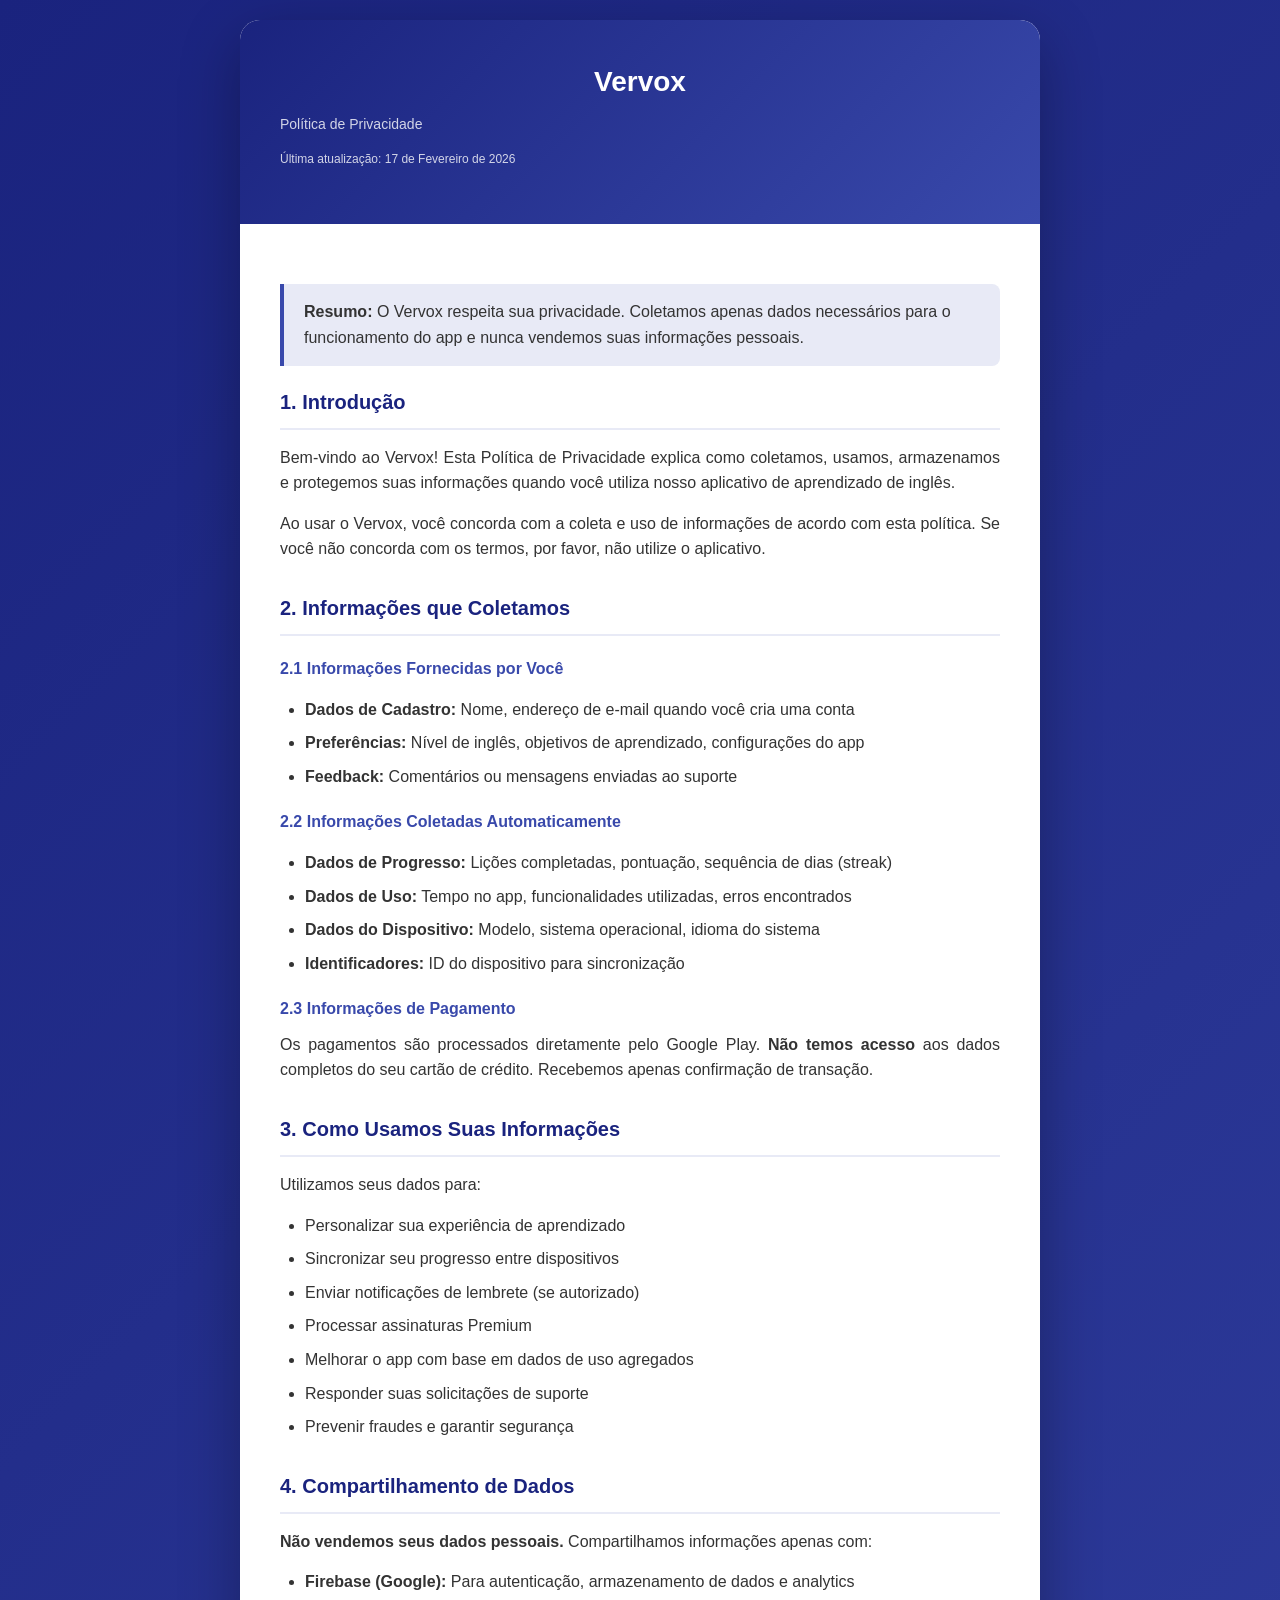
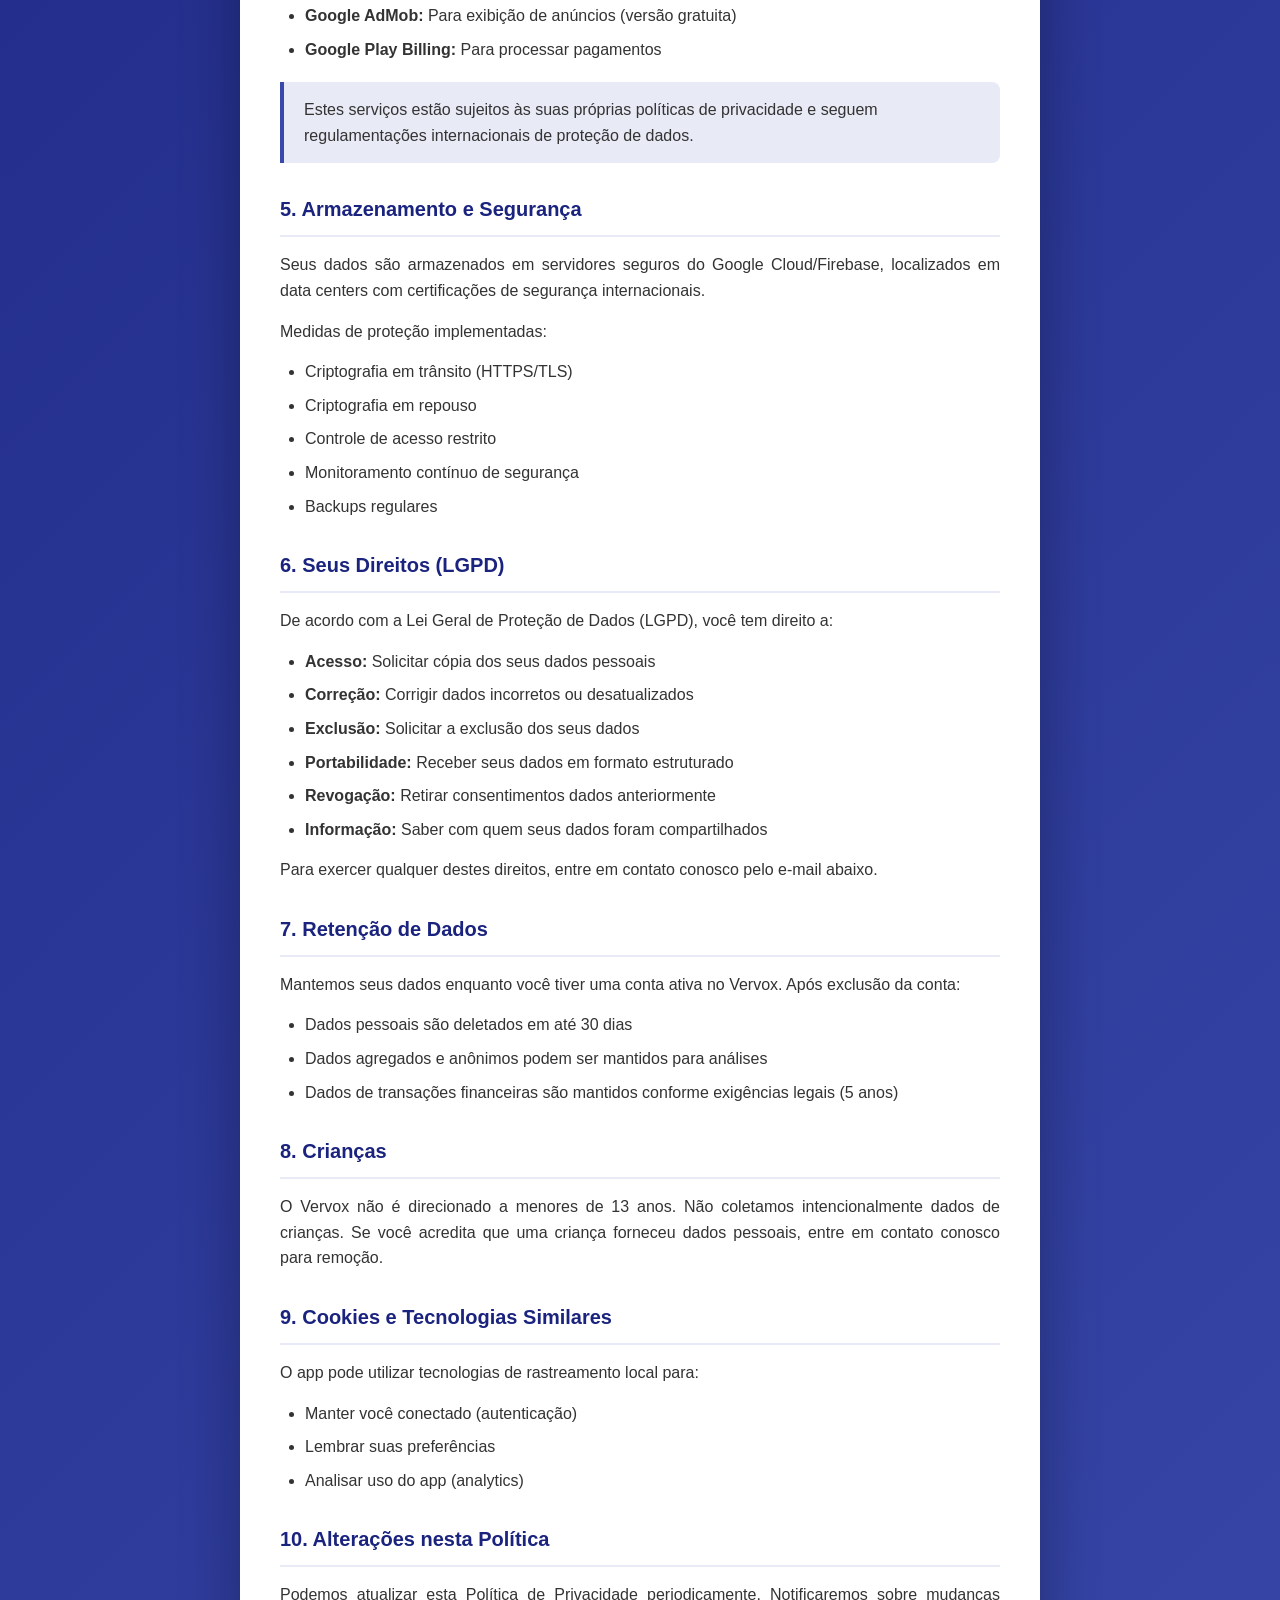
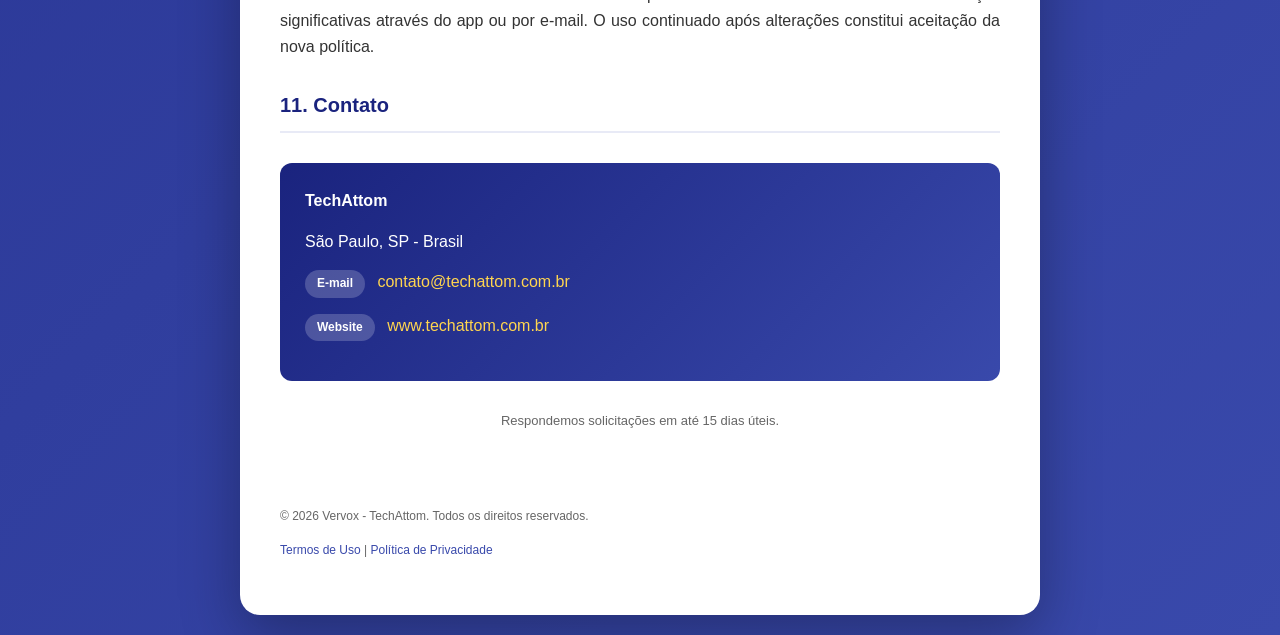
<file: privacy-policy.html>
<!DOCTYPE html>
<html lang="pt-BR">
<head>
    <meta charset="UTF-8">
    <meta name="viewport" content="width=device-width, initial-scale=1.0">
    <title>Política de Privacidade - Vervox</title>
    <style>
        * {
            margin: 0;
            padding: 0;
            box-sizing: border-box;
        }

        body {
            font-family: -apple-system, BlinkMacSystemFont, 'Segoe UI', Roboto, Oxygen, Ubuntu, sans-serif;
            line-height: 1.6;
            color: #333;
            background: linear-gradient(135deg, #1a237e 0%, #3949ab 100%);
            min-height: 100vh;
            padding: 20px;
        }

        .container {
            max-width: 800px;
            margin: 0 auto;
            background: white;
            border-radius: 20px;
            box-shadow: 0 20px 60px rgba(0,0,0,0.3);
            overflow: hidden;
        }

        header {
            background: linear-gradient(135deg, #1a237e 0%, #3949ab 100%);
            color: white;
            padding: 40px;
            text-align: center;
        }

        header img {
            width: 80px;
            height: 80px;
            border-radius: 16px;
            margin-bottom: 16px;
        }

        header h1 {
            font-size: 28px;
            margin-bottom: 8px;
        }

        header p {
            opacity: 0.8;
            font-size: 14px;
        }

        .content {
            padding: 40px;
        }

        h2 {
            color: #1a237e;
            font-size: 20px;
            margin: 30px 0 15px 0;
            padding-bottom: 10px;
            border-bottom: 2px solid #e8eaf6;
        }

        h2:first-of-type {
            margin-top: 0;
        }

        h3 {
            color: #3949ab;
            font-size: 16px;
            margin: 20px 0 10px 0;
        }

        p {
            margin-bottom: 15px;
            text-align: justify;
        }

        ul {
            margin: 15px 0;
            padding-left: 25px;
        }

        li {
            margin-bottom: 8px;
        }

        .highlight-box {
            background: #e8eaf6;
            border-left: 4px solid #3949ab;
            padding: 15px 20px;
            margin: 20px 0;
            border-radius: 0 8px 8px 0;
        }

        .contact-box {
            background: linear-gradient(135deg, #1a237e 0%, #3949ab 100%);
            color: white;
            padding: 25px;
            border-radius: 12px;
            margin: 30px 0;
            text-align: center;
        }

        .contact-box a {
            color: #ffd54f;
            text-decoration: none;
        }

        .contact-box a:hover {
            text-decoration: underline;
        }

        footer {
            text-align: center;
            padding: 20px 40px 40px;
            color: #666;
            font-size: 12px;
        }

        .badge {
            display: inline-block;
            background: #e8eaf6;
            color: #1a237e;
            padding: 4px 12px;
            border-radius: 20px;
            font-size: 12px;
            font-weight: bold;
            margin-right: 8px;
        }

        @media (max-width: 600px) {
            body {
                padding: 10px;
            }

            header {
                padding: 30px 20px;
            }

            .content {
                padding: 25px;
            }

            h1 {
                font-size: 24px;
            }
        }
    </style>
</head>
<body>
    <div class="container">
        <header>
            <h1>Vervox</h1>
            <p>Política de Privacidade</p>
            <p style="margin-top: 10px; font-size: 12px;">Última atualização: 17 de Fevereiro de 2026</p>
        </header>

        <div class="content">
            <div class="highlight-box">
                <strong>Resumo:</strong> O Vervox respeita sua privacidade. Coletamos apenas dados necessários para o funcionamento do app e nunca vendemos suas informações pessoais.
            </div>

            <h2>1. Introdução</h2>
            <p>
                Bem-vindo ao Vervox! Esta Política de Privacidade explica como coletamos, usamos, armazenamos e protegemos suas informações quando você utiliza nosso aplicativo de aprendizado de inglês.
            </p>
            <p>
                Ao usar o Vervox, você concorda com a coleta e uso de informações de acordo com esta política. Se você não concorda com os termos, por favor, não utilize o aplicativo.
            </p>

            <h2>2. Informações que Coletamos</h2>

            <h3>2.1 Informações Fornecidas por Você</h3>
            <ul>
                <li><strong>Dados de Cadastro:</strong> Nome, endereço de e-mail quando você cria uma conta</li>
                <li><strong>Preferências:</strong> Nível de inglês, objetivos de aprendizado, configurações do app</li>
                <li><strong>Feedback:</strong> Comentários ou mensagens enviadas ao suporte</li>
            </ul>

            <h3>2.2 Informações Coletadas Automaticamente</h3>
            <ul>
                <li><strong>Dados de Progresso:</strong> Lições completadas, pontuação, sequência de dias (streak)</li>
                <li><strong>Dados de Uso:</strong> Tempo no app, funcionalidades utilizadas, erros encontrados</li>
                <li><strong>Dados do Dispositivo:</strong> Modelo, sistema operacional, idioma do sistema</li>
                <li><strong>Identificadores:</strong> ID do dispositivo para sincronização</li>
            </ul>

            <h3>2.3 Informações de Pagamento</h3>
            <p>
                Os pagamentos são processados diretamente pelo Google Play. <strong>Não temos acesso</strong> aos dados completos do seu cartão de crédito. Recebemos apenas confirmação de transação.
            </p>

            <h2>3. Como Usamos Suas Informações</h2>
            <p>Utilizamos seus dados para:</p>
            <ul>
                <li>Personalizar sua experiência de aprendizado</li>
                <li>Sincronizar seu progresso entre dispositivos</li>
                <li>Enviar notificações de lembrete (se autorizado)</li>
                <li>Processar assinaturas Premium</li>
                <li>Melhorar o app com base em dados de uso agregados</li>
                <li>Responder suas solicitações de suporte</li>
                <li>Prevenir fraudes e garantir segurança</li>
            </ul>

            <h2>4. Compartilhamento de Dados</h2>
            <p><strong>Não vendemos seus dados pessoais.</strong> Compartilhamos informações apenas com:</p>

            <ul>
                <li><strong>Firebase (Google):</strong> Para autenticação, armazenamento de dados e analytics</li>
                <li><strong>Google AdMob:</strong> Para exibição de anúncios (versão gratuita)</li>
                <li><strong>Google Play Billing:</strong> Para processar pagamentos</li>
            </ul>

            <div class="highlight-box">
                Estes serviços estão sujeitos às suas próprias políticas de privacidade e seguem regulamentações internacionais de proteção de dados.
            </div>

            <h2>5. Armazenamento e Segurança</h2>
            <p>
                Seus dados são armazenados em servidores seguros do Google Cloud/Firebase, localizados em data centers com certificações de segurança internacionais.
            </p>
            <p>Medidas de proteção implementadas:</p>
            <ul>
                <li>Criptografia em trânsito (HTTPS/TLS)</li>
                <li>Criptografia em repouso</li>
                <li>Controle de acesso restrito</li>
                <li>Monitoramento contínuo de segurança</li>
                <li>Backups regulares</li>
            </ul>

            <h2>6. Seus Direitos (LGPD)</h2>
            <p>De acordo com a Lei Geral de Proteção de Dados (LGPD), você tem direito a:</p>
            <ul>
                <li><strong>Acesso:</strong> Solicitar cópia dos seus dados pessoais</li>
                <li><strong>Correção:</strong> Corrigir dados incorretos ou desatualizados</li>
                <li><strong>Exclusão:</strong> Solicitar a exclusão dos seus dados</li>
                <li><strong>Portabilidade:</strong> Receber seus dados em formato estruturado</li>
                <li><strong>Revogação:</strong> Retirar consentimentos dados anteriormente</li>
                <li><strong>Informação:</strong> Saber com quem seus dados foram compartilhados</li>
            </ul>
            <p>
                Para exercer qualquer destes direitos, entre em contato conosco pelo e-mail abaixo.
            </p>

            <h2>7. Retenção de Dados</h2>
            <p>
                Mantemos seus dados enquanto você tiver uma conta ativa no Vervox. Após exclusão da conta:
            </p>
            <ul>
                <li>Dados pessoais são deletados em até 30 dias</li>
                <li>Dados agregados e anônimos podem ser mantidos para análises</li>
                <li>Dados de transações financeiras são mantidos conforme exigências legais (5 anos)</li>
            </ul>

            <h2>8. Crianças</h2>
            <p>
                O Vervox não é direcionado a menores de 13 anos. Não coletamos intencionalmente dados de crianças. Se você acredita que uma criança forneceu dados pessoais, entre em contato conosco para remoção.
            </p>

            <h2>9. Cookies e Tecnologias Similares</h2>
            <p>
                O app pode utilizar tecnologias de rastreamento local para:
            </p>
            <ul>
                <li>Manter você conectado (autenticação)</li>
                <li>Lembrar suas preferências</li>
                <li>Analisar uso do app (analytics)</li>
            </ul>

            <h2>10. Alterações nesta Política</h2>
            <p>
                Podemos atualizar esta Política de Privacidade periodicamente. Notificaremos sobre mudanças significativas através do app ou por e-mail. O uso continuado após alterações constitui aceitação da nova política.
            </p>

            <h2>11. Contato</h2>
            <div class="contact-box">
                <p><strong>TechAttom</strong></p>
                <p>São Paulo, SP - Brasil</p>
                <p style="margin-top: 15px;">
                    <span class="badge" style="background: rgba(255,255,255,0.2); color: white;">E-mail</span>
                    <a href="mailto:contato@techattom.com.br">contato@techattom.com.br</a>
                </p>
                <p style="margin-top: 10px;">
                    <span class="badge" style="background: rgba(255,255,255,0.2); color: white;">Website</span>
                    <a href="https://www.techattom.com.br">www.techattom.com.br</a>
                </p>
            </div>

            <p style="text-align: center; color: #666; font-size: 13px;">
                Respondemos solicitações em até 15 dias úteis.
            </p>
        </div>

        <footer>
            <p>&copy; 2026 Vervox - TechAttom. Todos os direitos reservados.</p>
            <p style="margin-top: 5px;">
                <a href="#" style="color: #3949ab; text-decoration: none;">Termos de Uso</a> |
                <a href="#" style="color: #3949ab; text-decoration: none;">Política de Privacidade</a>
            </p>
        </footer>
    </div>
</body>
</html>
</file>
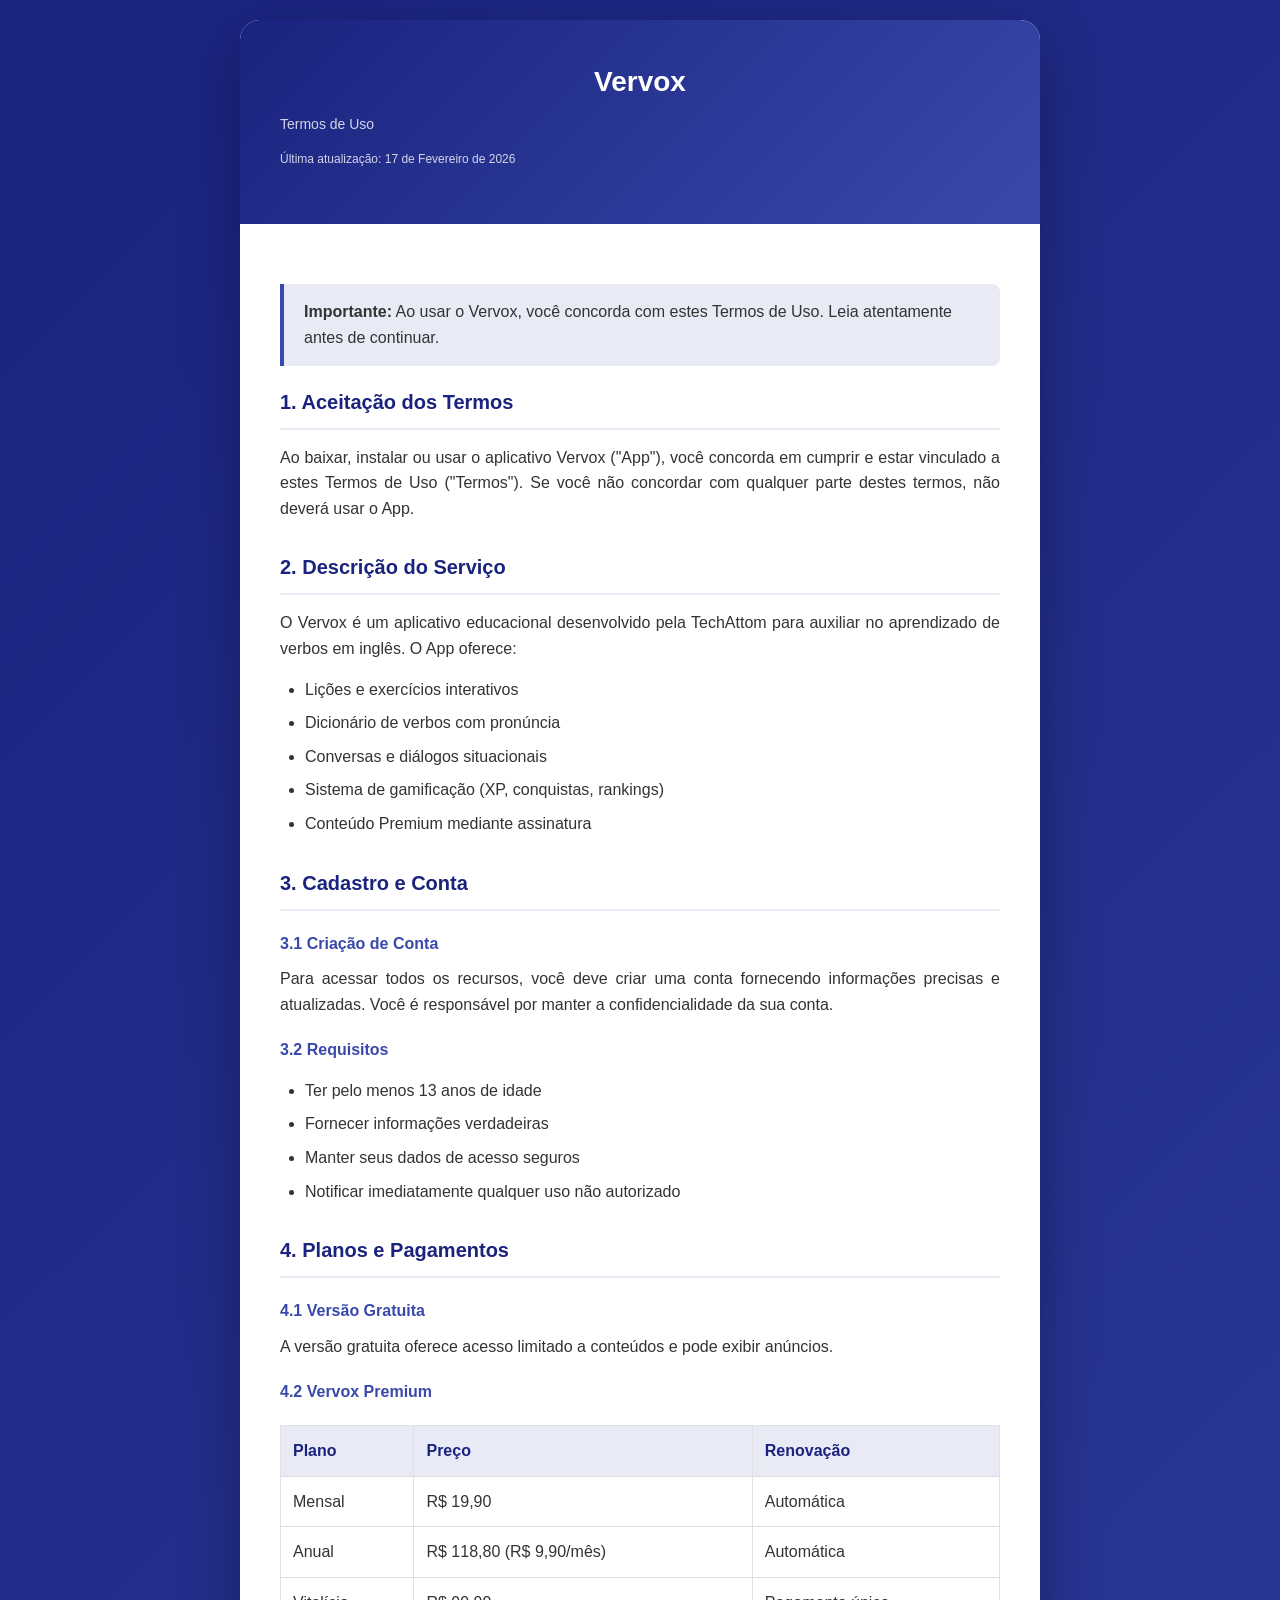
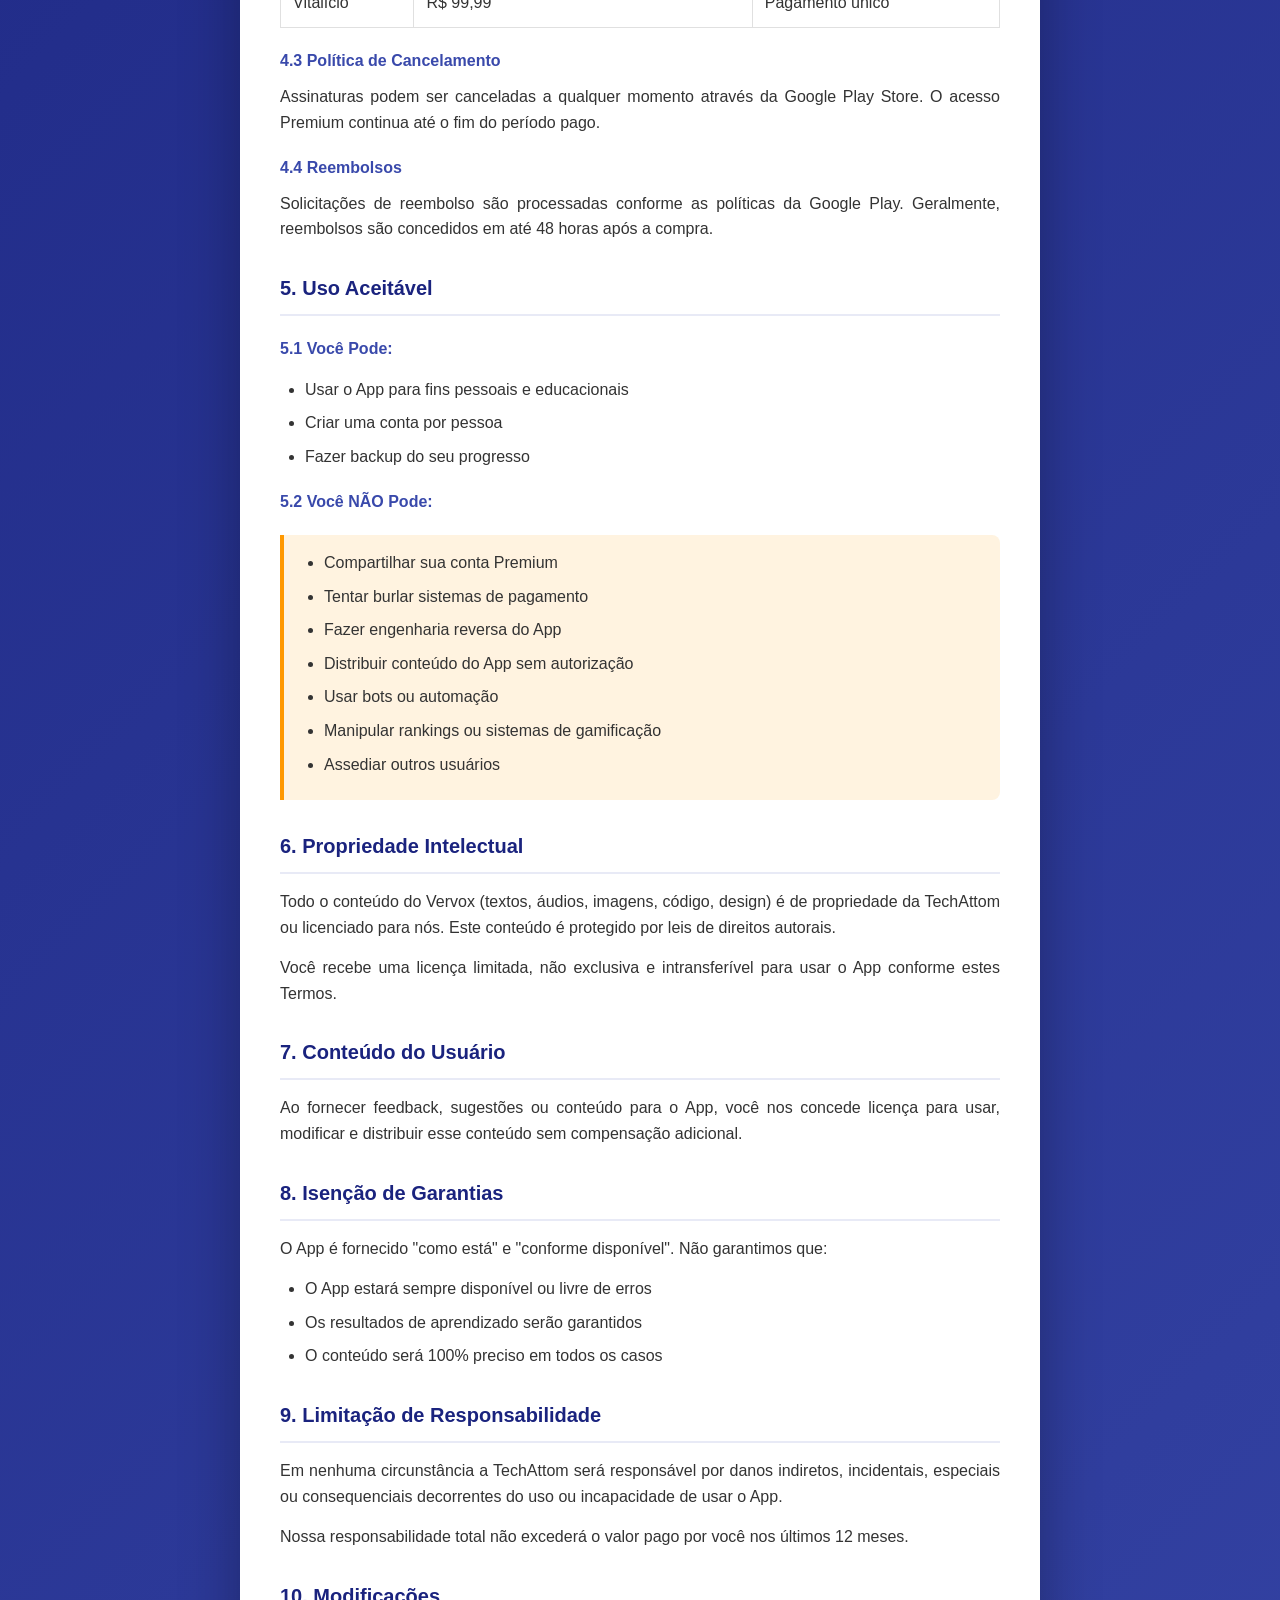
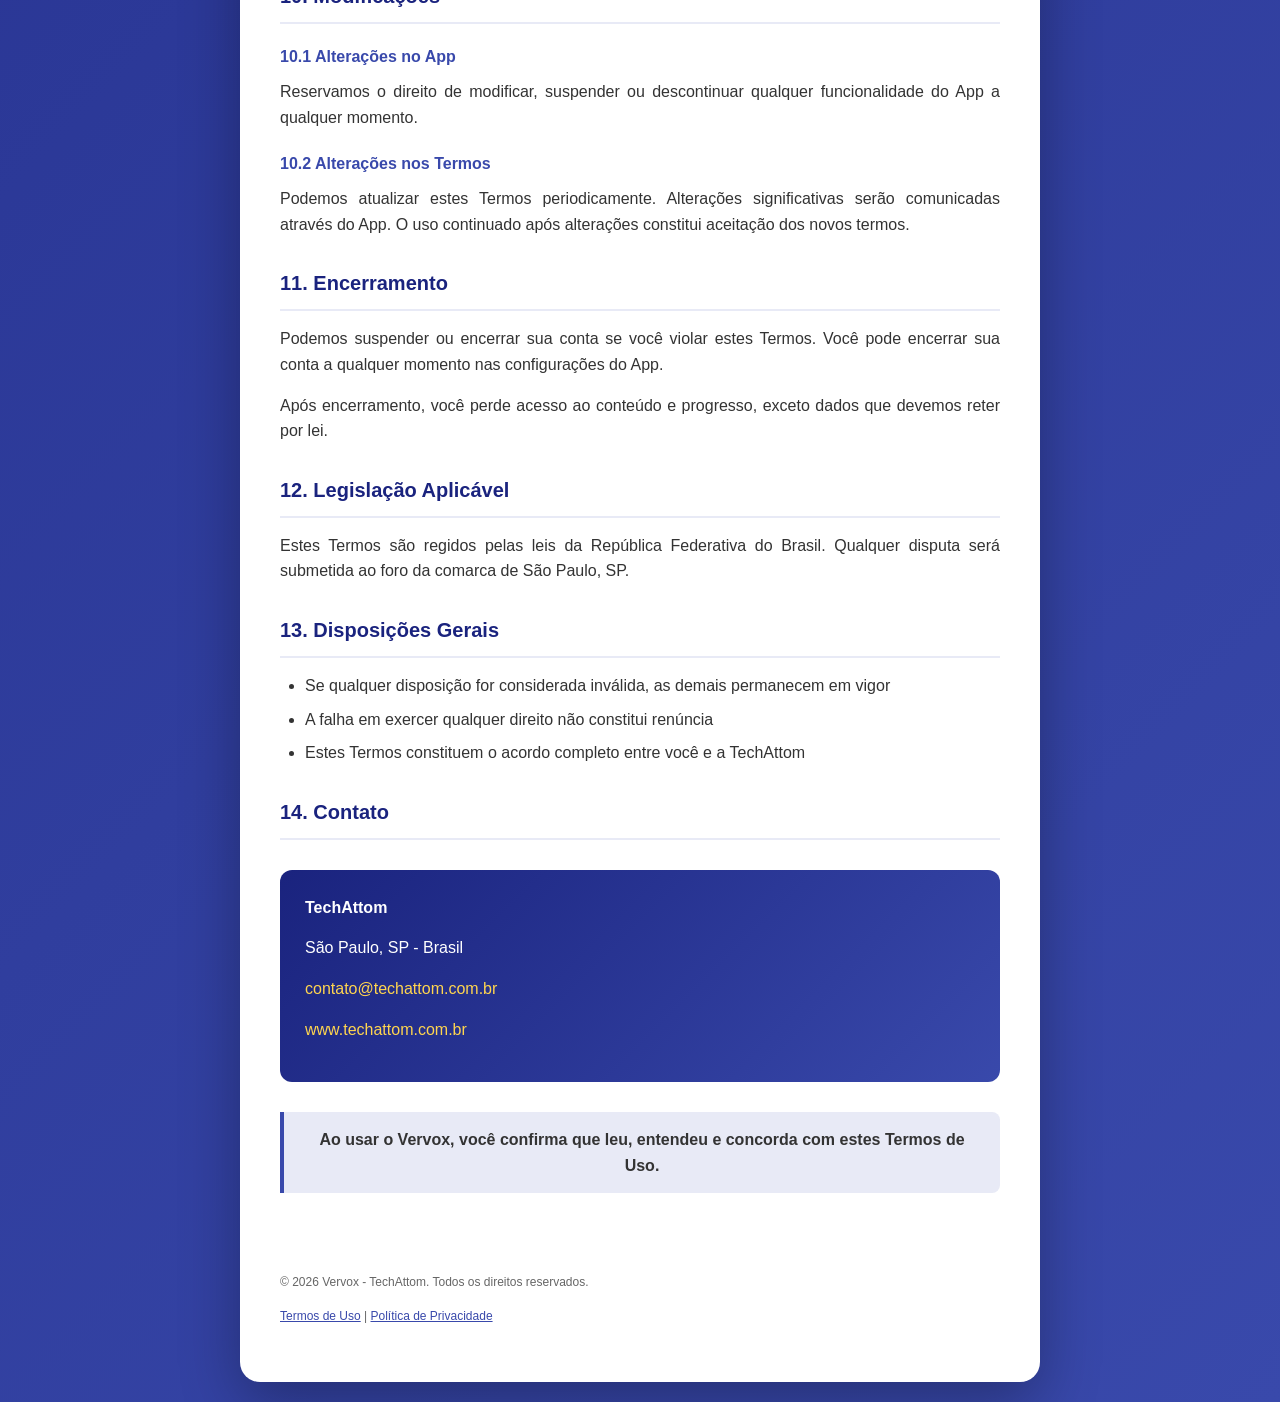
<file: terms-of-use.html>
<!DOCTYPE html>
<html lang="pt-BR">
<head>
    <meta charset="UTF-8">
    <meta name="viewport" content="width=device-width, initial-scale=1.0">
    <title>Termos de Uso - Vervox</title>
    <style>
        * {
            margin: 0;
            padding: 0;
            box-sizing: border-box;
        }

        body {
            font-family: -apple-system, BlinkMacSystemFont, 'Segoe UI', Roboto, Oxygen, Ubuntu, sans-serif;
            line-height: 1.6;
            color: #333;
            background: linear-gradient(135deg, #1a237e 0%, #3949ab 100%);
            min-height: 100vh;
            padding: 20px;
        }

        .container {
            max-width: 800px;
            margin: 0 auto;
            background: white;
            border-radius: 20px;
            box-shadow: 0 20px 60px rgba(0,0,0,0.3);
            overflow: hidden;
        }

        header {
            background: linear-gradient(135deg, #1a237e 0%, #3949ab 100%);
            color: white;
            padding: 40px;
            text-align: center;
        }

        header h1 {
            font-size: 28px;
            margin-bottom: 8px;
        }

        header p {
            opacity: 0.8;
            font-size: 14px;
        }

        .content {
            padding: 40px;
        }

        h2 {
            color: #1a237e;
            font-size: 20px;
            margin: 30px 0 15px 0;
            padding-bottom: 10px;
            border-bottom: 2px solid #e8eaf6;
        }

        h2:first-of-type {
            margin-top: 0;
        }

        h3 {
            color: #3949ab;
            font-size: 16px;
            margin: 20px 0 10px 0;
        }

        p {
            margin-bottom: 15px;
            text-align: justify;
        }

        ul, ol {
            margin: 15px 0;
            padding-left: 25px;
        }

        li {
            margin-bottom: 8px;
        }

        .highlight-box {
            background: #e8eaf6;
            border-left: 4px solid #3949ab;
            padding: 15px 20px;
            margin: 20px 0;
            border-radius: 0 8px 8px 0;
        }

        .warning-box {
            background: #fff3e0;
            border-left: 4px solid #ff9800;
            padding: 15px 20px;
            margin: 20px 0;
            border-radius: 0 8px 8px 0;
        }

        .contact-box {
            background: linear-gradient(135deg, #1a237e 0%, #3949ab 100%);
            color: white;
            padding: 25px;
            border-radius: 12px;
            margin: 30px 0;
            text-align: center;
        }

        .contact-box a {
            color: #ffd54f;
            text-decoration: none;
        }

        footer {
            text-align: center;
            padding: 20px 40px 40px;
            color: #666;
            font-size: 12px;
        }

        table {
            width: 100%;
            border-collapse: collapse;
            margin: 20px 0;
        }

        table th, table td {
            border: 1px solid #e0e0e0;
            padding: 12px;
            text-align: left;
        }

        table th {
            background: #e8eaf6;
            color: #1a237e;
        }

        @media (max-width: 600px) {
            body {
                padding: 10px;
            }

            header, .content {
                padding: 25px;
            }
        }
    </style>
</head>
<body>
    <div class="container">
        <header>
            <h1>Vervox</h1>
            <p>Termos de Uso</p>
            <p style="margin-top: 10px; font-size: 12px;">Última atualização: 17 de Fevereiro de 2026</p>
        </header>

        <div class="content">
            <div class="highlight-box">
                <strong>Importante:</strong> Ao usar o Vervox, você concorda com estes Termos de Uso. Leia atentamente antes de continuar.
            </div>

            <h2>1. Aceitação dos Termos</h2>
            <p>
                Ao baixar, instalar ou usar o aplicativo Vervox ("App"), você concorda em cumprir e estar vinculado a estes Termos de Uso ("Termos"). Se você não concordar com qualquer parte destes termos, não deverá usar o App.
            </p>

            <h2>2. Descrição do Serviço</h2>
            <p>
                O Vervox é um aplicativo educacional desenvolvido pela TechAttom para auxiliar no aprendizado de verbos em inglês. O App oferece:
            </p>
            <ul>
                <li>Lições e exercícios interativos</li>
                <li>Dicionário de verbos com pronúncia</li>
                <li>Conversas e diálogos situacionais</li>
                <li>Sistema de gamificação (XP, conquistas, rankings)</li>
                <li>Conteúdo Premium mediante assinatura</li>
            </ul>

            <h2>3. Cadastro e Conta</h2>

            <h3>3.1 Criação de Conta</h3>
            <p>
                Para acessar todos os recursos, você deve criar uma conta fornecendo informações precisas e atualizadas. Você é responsável por manter a confidencialidade da sua conta.
            </p>

            <h3>3.2 Requisitos</h3>
            <ul>
                <li>Ter pelo menos 13 anos de idade</li>
                <li>Fornecer informações verdadeiras</li>
                <li>Manter seus dados de acesso seguros</li>
                <li>Notificar imediatamente qualquer uso não autorizado</li>
            </ul>

            <h2>4. Planos e Pagamentos</h2>

            <h3>4.1 Versão Gratuita</h3>
            <p>
                A versão gratuita oferece acesso limitado a conteúdos e pode exibir anúncios.
            </p>

            <h3>4.2 Vervox Premium</h3>
            <table>
                <tr>
                    <th>Plano</th>
                    <th>Preço</th>
                    <th>Renovação</th>
                </tr>
                <tr>
                    <td>Mensal</td>
                    <td>R$ 19,90</td>
                    <td>Automática</td>
                </tr>
                <tr>
                    <td>Anual</td>
                    <td>R$ 118,80 (R$ 9,90/mês)</td>
                    <td>Automática</td>
                </tr>
                <tr>
                    <td>Vitalício</td>
                    <td>R$ 99,99</td>
                    <td>Pagamento único</td>
                </tr>
            </table>

            <h3>4.3 Política de Cancelamento</h3>
            <p>
                Assinaturas podem ser canceladas a qualquer momento através da Google Play Store. O acesso Premium continua até o fim do período pago.
            </p>

            <h3>4.4 Reembolsos</h3>
            <p>
                Solicitações de reembolso são processadas conforme as políticas da Google Play. Geralmente, reembolsos são concedidos em até 48 horas após a compra.
            </p>

            <h2>5. Uso Aceitável</h2>

            <h3>5.1 Você Pode:</h3>
            <ul>
                <li>Usar o App para fins pessoais e educacionais</li>
                <li>Criar uma conta por pessoa</li>
                <li>Fazer backup do seu progresso</li>
            </ul>

            <h3>5.2 Você NÃO Pode:</h3>
            <div class="warning-box">
                <ul style="margin: 0; padding-left: 20px;">
                    <li>Compartilhar sua conta Premium</li>
                    <li>Tentar burlar sistemas de pagamento</li>
                    <li>Fazer engenharia reversa do App</li>
                    <li>Distribuir conteúdo do App sem autorização</li>
                    <li>Usar bots ou automação</li>
                    <li>Manipular rankings ou sistemas de gamificação</li>
                    <li>Assediar outros usuários</li>
                </ul>
            </div>

            <h2>6. Propriedade Intelectual</h2>
            <p>
                Todo o conteúdo do Vervox (textos, áudios, imagens, código, design) é de propriedade da TechAttom ou licenciado para nós. Este conteúdo é protegido por leis de direitos autorais.
            </p>
            <p>
                Você recebe uma licença limitada, não exclusiva e intransferível para usar o App conforme estes Termos.
            </p>

            <h2>7. Conteúdo do Usuário</h2>
            <p>
                Ao fornecer feedback, sugestões ou conteúdo para o App, você nos concede licença para usar, modificar e distribuir esse conteúdo sem compensação adicional.
            </p>

            <h2>8. Isenção de Garantias</h2>
            <p>
                O App é fornecido "como está" e "conforme disponível". Não garantimos que:
            </p>
            <ul>
                <li>O App estará sempre disponível ou livre de erros</li>
                <li>Os resultados de aprendizado serão garantidos</li>
                <li>O conteúdo será 100% preciso em todos os casos</li>
            </ul>

            <h2>9. Limitação de Responsabilidade</h2>
            <p>
                Em nenhuma circunstância a TechAttom será responsável por danos indiretos, incidentais, especiais ou consequenciais decorrentes do uso ou incapacidade de usar o App.
            </p>
            <p>
                Nossa responsabilidade total não excederá o valor pago por você nos últimos 12 meses.
            </p>

            <h2>10. Modificações</h2>

            <h3>10.1 Alterações no App</h3>
            <p>
                Reservamos o direito de modificar, suspender ou descontinuar qualquer funcionalidade do App a qualquer momento.
            </p>

            <h3>10.2 Alterações nos Termos</h3>
            <p>
                Podemos atualizar estes Termos periodicamente. Alterações significativas serão comunicadas através do App. O uso continuado após alterações constitui aceitação dos novos termos.
            </p>

            <h2>11. Encerramento</h2>
            <p>
                Podemos suspender ou encerrar sua conta se você violar estes Termos. Você pode encerrar sua conta a qualquer momento nas configurações do App.
            </p>
            <p>
                Após encerramento, você perde acesso ao conteúdo e progresso, exceto dados que devemos reter por lei.
            </p>

            <h2>12. Legislação Aplicável</h2>
            <p>
                Estes Termos são regidos pelas leis da República Federativa do Brasil. Qualquer disputa será submetida ao foro da comarca de São Paulo, SP.
            </p>

            <h2>13. Disposições Gerais</h2>
            <ul>
                <li>Se qualquer disposição for considerada inválida, as demais permanecem em vigor</li>
                <li>A falha em exercer qualquer direito não constitui renúncia</li>
                <li>Estes Termos constituem o acordo completo entre você e a TechAttom</li>
            </ul>

            <h2>14. Contato</h2>
            <div class="contact-box">
                <p><strong>TechAttom</strong></p>
                <p>São Paulo, SP - Brasil</p>
                <p style="margin-top: 15px;">
                    <a href="mailto:contato@techattom.com.br">contato@techattom.com.br</a>
                </p>
                <p style="margin-top: 10px;">
                    <a href="https://www.techattom.com.br">www.techattom.com.br</a>
                </p>
            </div>

            <div class="highlight-box">
                <p style="margin: 0; text-align: center;">
                    <strong>Ao usar o Vervox, você confirma que leu, entendeu e concorda com estes Termos de Uso.</strong>
                </p>
            </div>
        </div>

        <footer>
            <p>&copy; 2026 Vervox - TechAttom. Todos os direitos reservados.</p>
            <p style="margin-top: 5px;">
                <a href="terms-of-use.html" style="color: #3949ab;">Termos de Uso</a> |
                <a href="privacy-policy.html" style="color: #3949ab;">Política de Privacidade</a>
            </p>
        </footer>
    </div>
</body>
</html>
</file>
